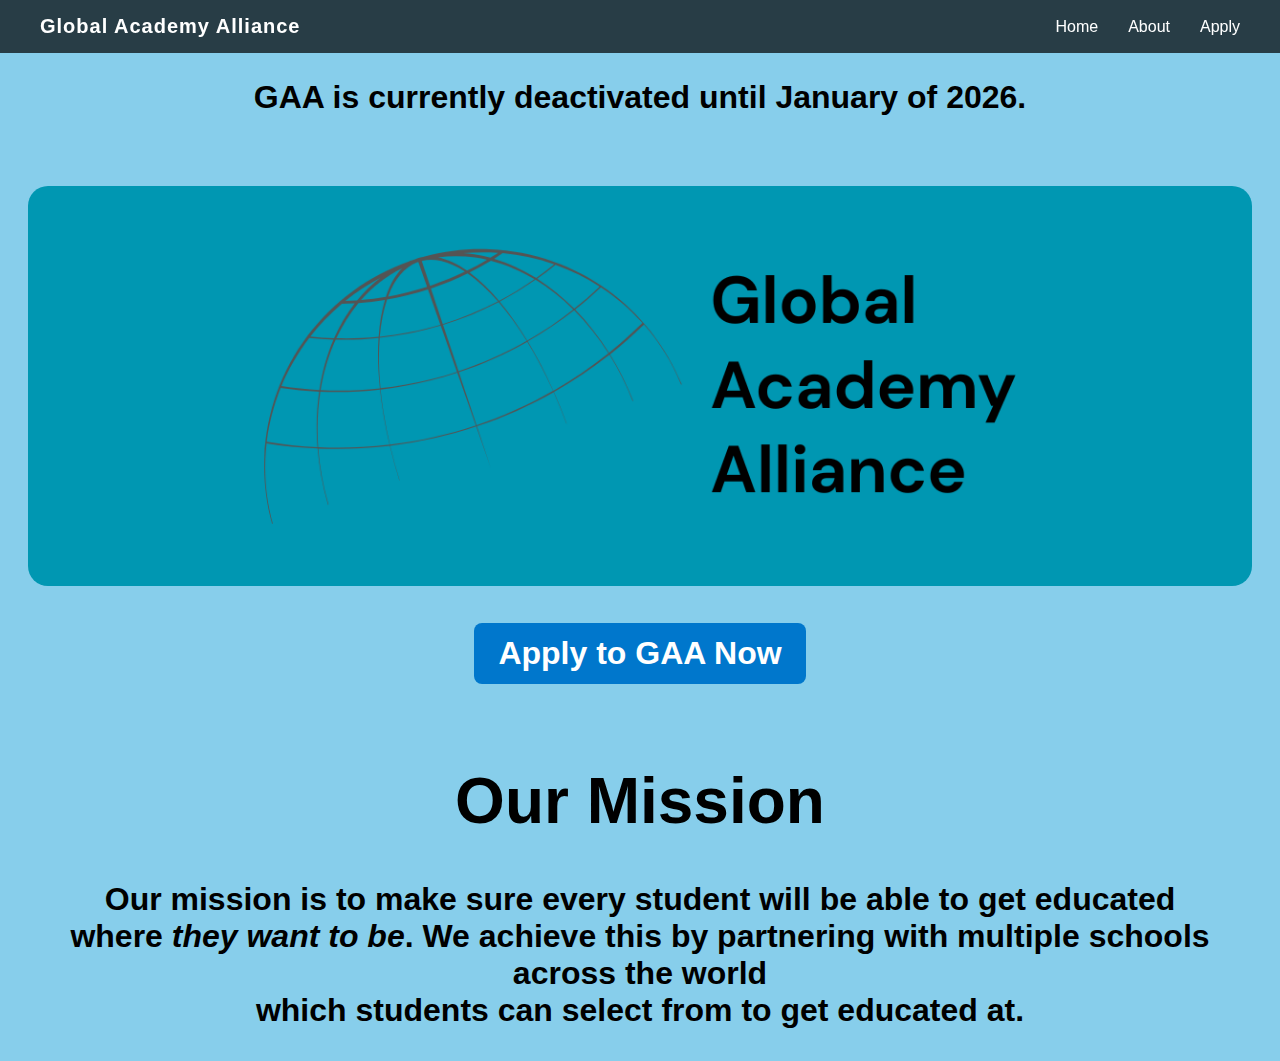
<file: index.html>
<!DOCTYPE html>
<html>
  <head>
    <title>Global Academy Alliance</title>
    <link rel="stylesheet" href="style.css?v=67">
    <meta name="viewport" content="width=device-width, initial-scale=1.0">
  </head>
  <body>
    <!-- Announcment Bar -->

    <div class="annnouncment">
      <h1>GAA is currently deactivated until January of 2026.</h1>
    </div>
    
    <!-- Navigation Bar -->
    <nav class="navbar">
      <div class="nav-logo">Global Academy Alliance</div>
      <ul class="nav-links">
        <li><a href="https://itsmeh1.github.io/website/">Home</a></li>
        <li><a href="https://itsmeh1.github.io/website/about">About</a></li>
        <li><a href="https://forms.gle/56xPXEuqYQ1Mztek8">Apply</a></li>
      </ul>
    </nav>
    <h1>
    <!-- Background Image Section -->
    <div class="background-img1"></div>
      <br>
    <a href="https://forms.gle/56xPXEuqYQ1Mztek8" class="cta-button">Apply to GAA Now</a>

<br>
<br>
    <div>
      <h1>Our Mission</h1>
      <p>Our mission is to make sure every student will be able to get educated <br> where <i>they want to be</i>. We achieve this by partnering with multiple schools across the world <br> which students can select from to get educated at.</p>
    </div>
  </body>
</html>
</file>
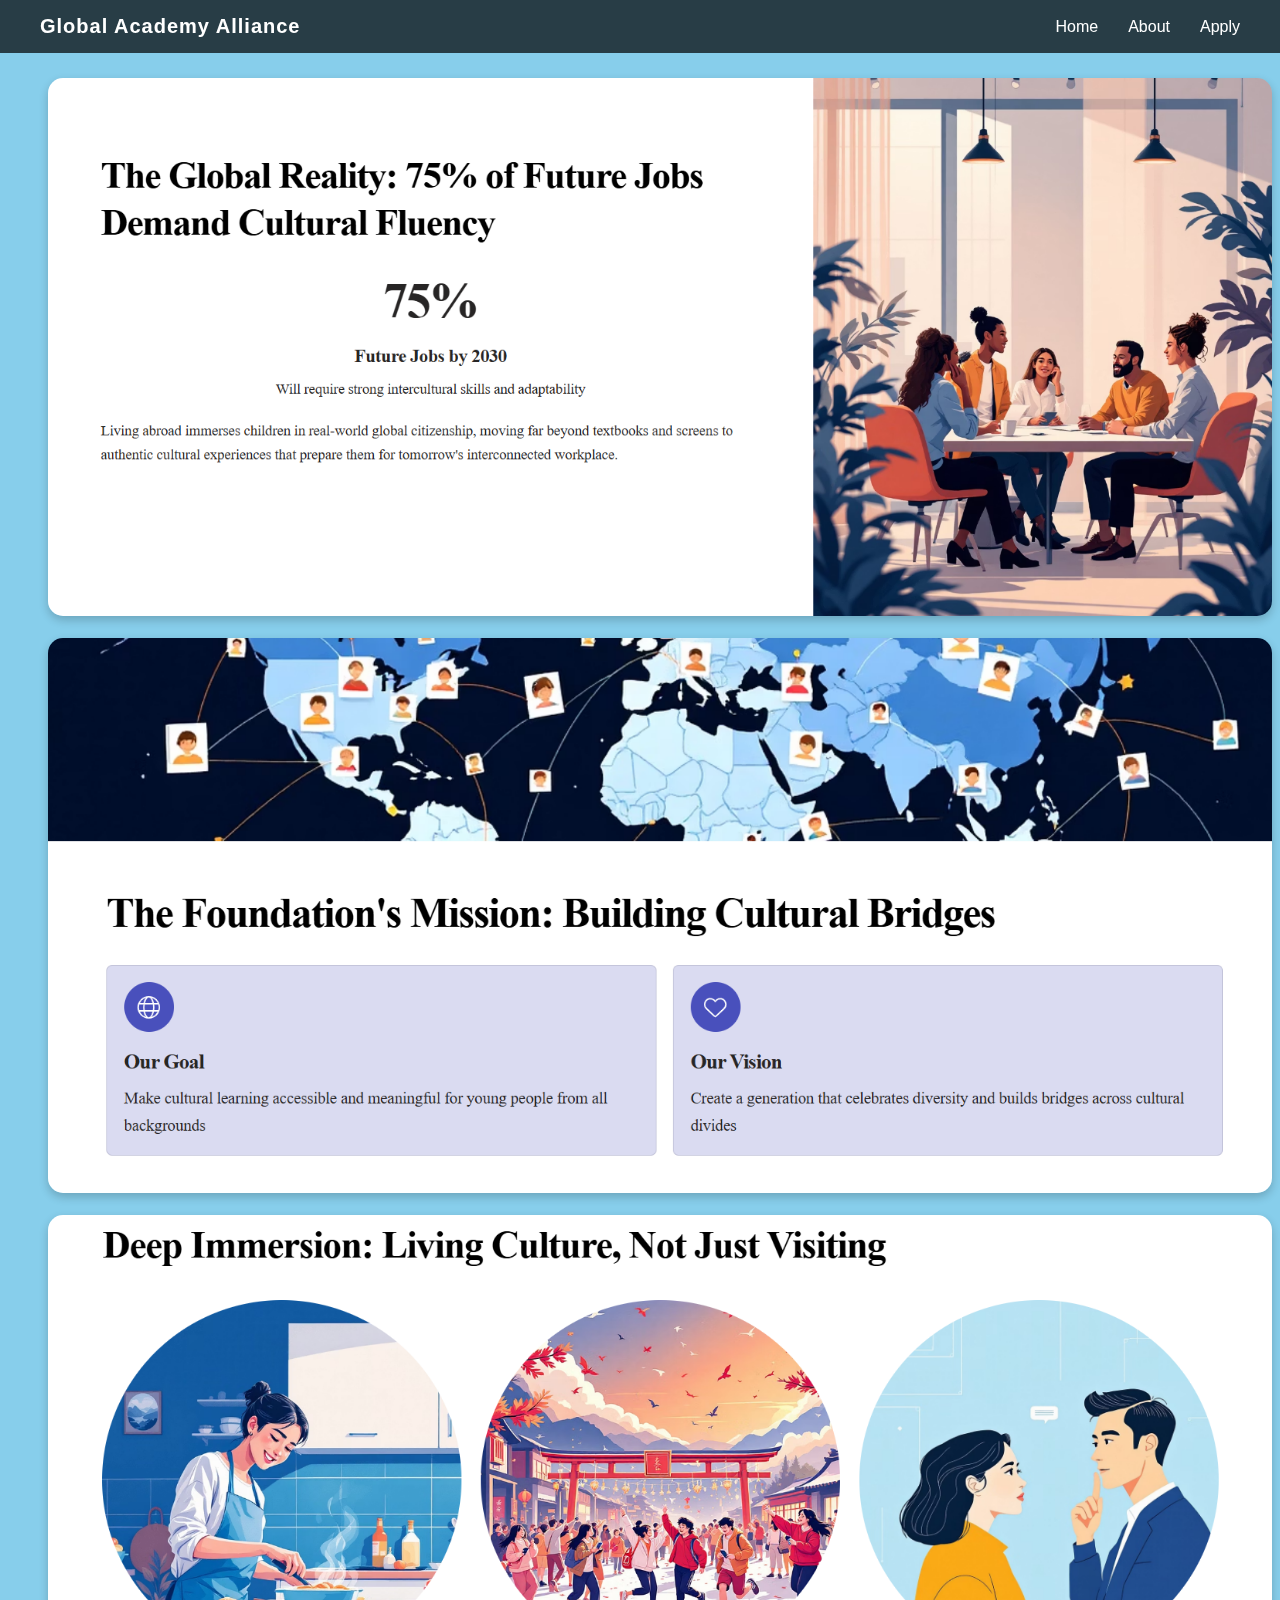
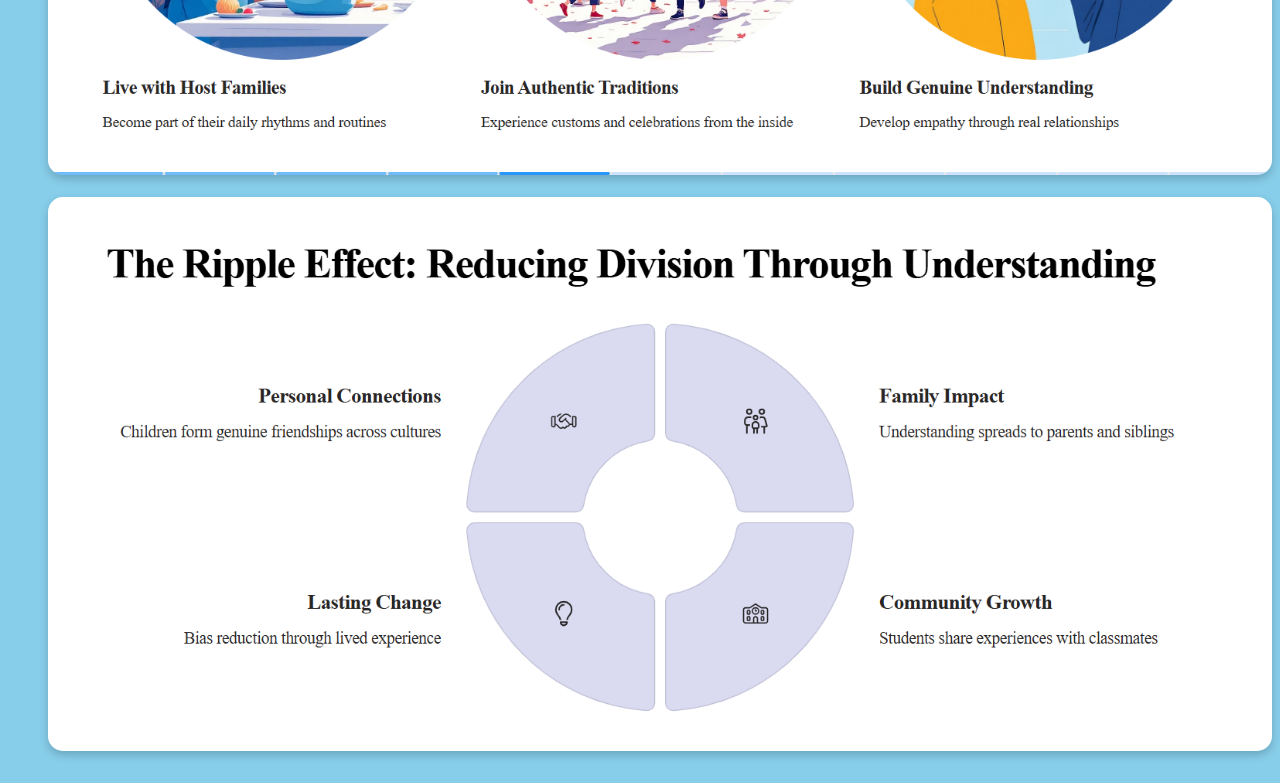
<file: about.html>
<!DOCTYPE html>
<html>
  <head>
    <title>Global Academy Alliance</title>
    <link rel="stylesheet" href="style.css">
  </head>
  <body>
    <!-- Navigation Bar -->
    <nav class="navbar">
      <div class="nav-logo">Global Academy Alliance</div>
      <ul class="nav-links">
        <li><a href="https://itsmeh1.github.io/GAAdupe/">Home</a></li>
        <li><a href="https://itsmeh1.github.io/GAAdupe/about">About</a></li>
        <li><a href="#">Apply</a></li>
      </ul>
    </nav>

    
    <div class="mXdiv"> <!-- Info Slides-->
      <img class="rounded-img" src="images/AboutSlide1.png">
      <br>
      <br>
      <img class="rounded-img" src="images/AboutSlide2.png">
      <br>
      <br>
      <img class="rounded-img" src="images/AboutSlide3.png">
      <br>
      <br>
      <img class="rounded-img" src="images/AboutSlide4.png">
    </div>

  </body>
</html>
</file>
<file: style.css>
body {
  font-family: Arial, sans-serif;
  text-align: center;
  padding-top: 50px;
  padding-right: 20px;
  padding-left: 20px;
  background-color: skyblue;
}

/* Normal image with curved edges */
.rounded-img {
  width: 100%;           /* adjust as needed */
  height: auto;           /* keeps proportions */
  border-radius: 15px 15px 15px 15px;    /* curves the corners */
  object-fit: cover;      /* crops nicely if resized */
  box-shadow: 0 4px 10px rgba(0, 0, 0, 0.2); /* optional: adds a shadow */
}

.mXdiv {
  width: 100%;
  max-width: 100%; /* or whatever fits your layout */
  margin: 0 auto;    /* centers the container */
  padding: 20px;
}

.cta-button {
  display: inline-block;
  padding: 12px 24px;
  background-color: #0077cc;
  color: white;
  text-decoration: none;
  border-radius: 8px;
  font-weight: bold;
}



/* NAVBAR */
.navbar {
  display: flex;
  justify-content: space-between;
  align-items: center;
  background-color: rgba(0, 0, 0, 0.7);
  color: white;
  padding: 15px 40px;
  position: fixed;
  top: 0;
  left: 0;
  width: 100%;
  z-index: 1000;
  box-sizing: border-box;
}


.nav-logo {
  font-size: 20px;
  font-weight: bold;
  letter-spacing: 1px;
}

.nav-links {
  list-style: none;
  display: flex;
  gap: 30px;
  margin: 0;
  padding: 0;
  align-items: center;
  justify-content: flex-end;
}


.nav-links li a {
  color: white;
  text-decoration: none;
  font-weight: 500;
  transition: color 0.3s;
}

.nav-links li a:hover {
  color: #00bfff; /* Sky blue hover */
}

/* BACKGROUND SECTION */
.background-img1 {
  background-image: url("images/Global.png");
  background-size: cover;
  background-position: center;
  height: 400px;
  display: flex;
  justify-content: center;
  align-items: center;
 color: white;
  font-size: 24p x;
  text-align: center;
  padding: 0 20px;
  border-radius: 20px 20px 20px 20px;
  margin-top: 70px; /* adds space below navbar */
}
</file>
